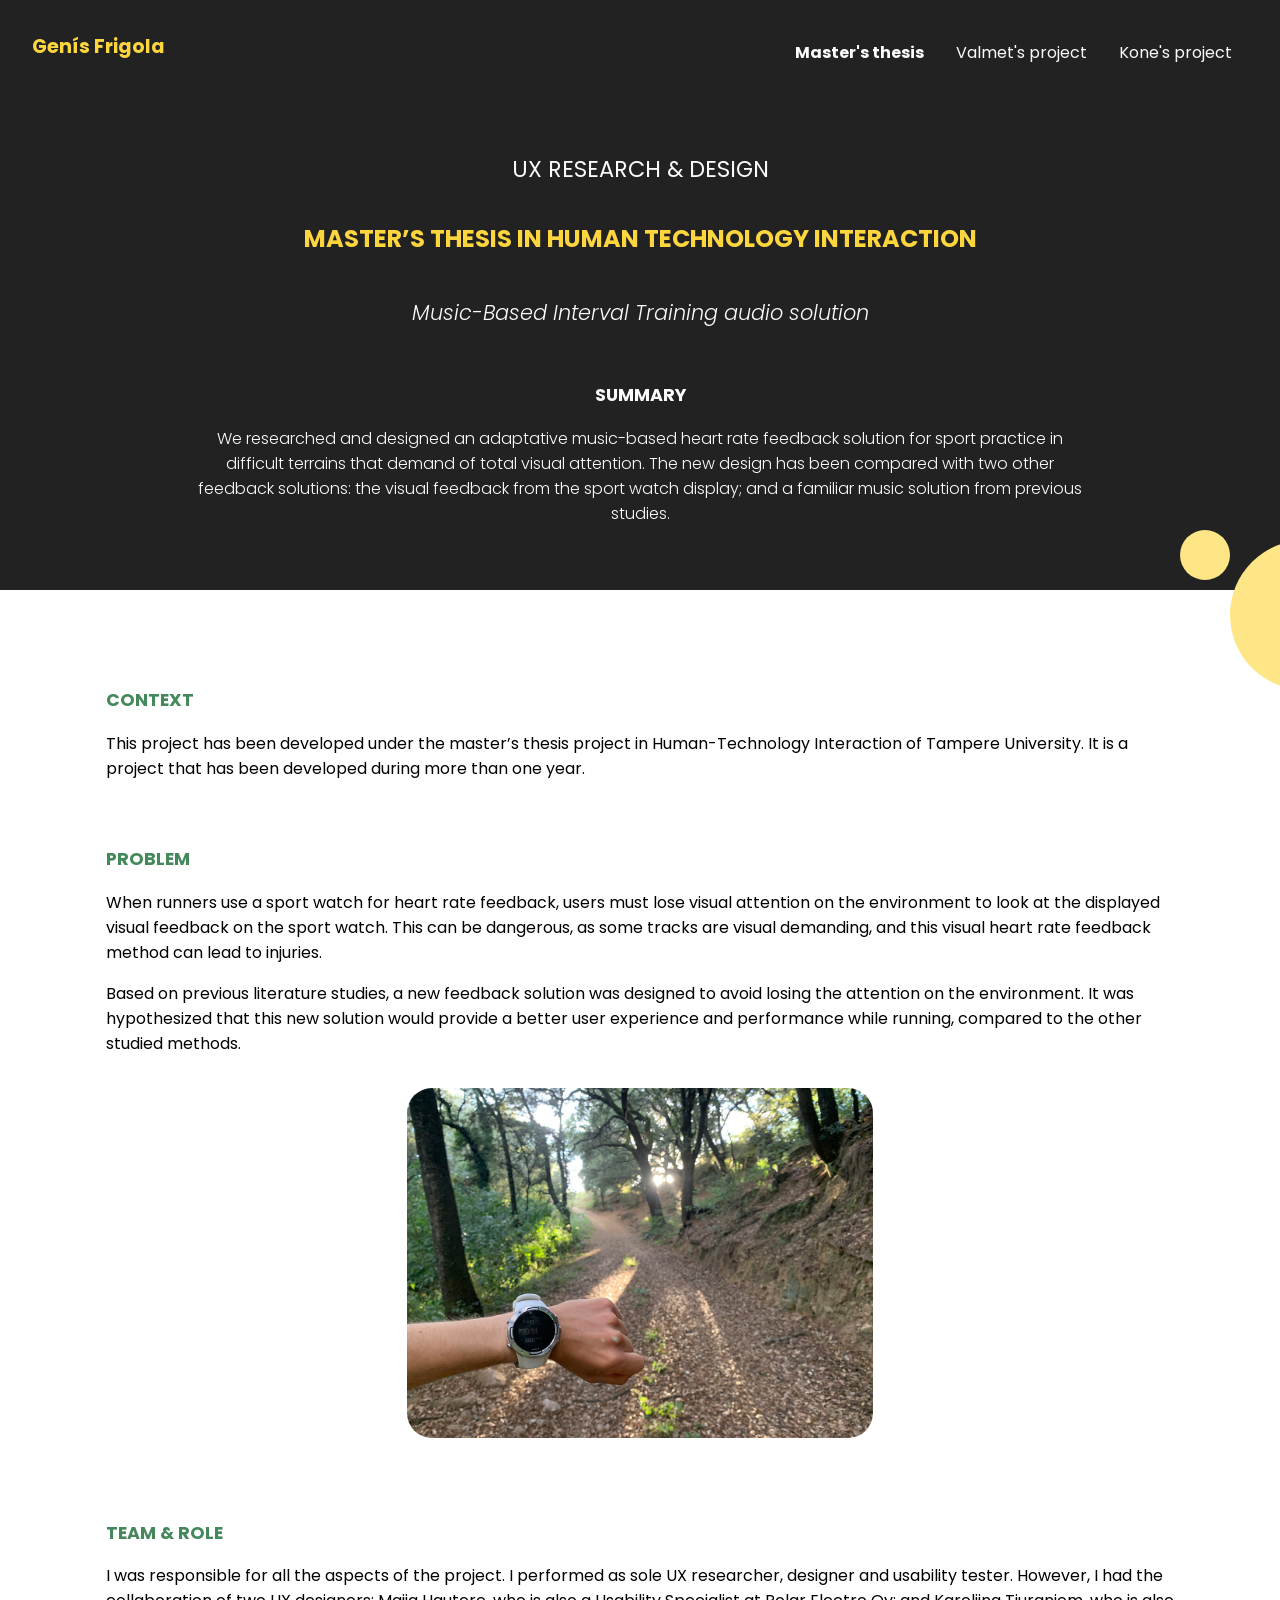
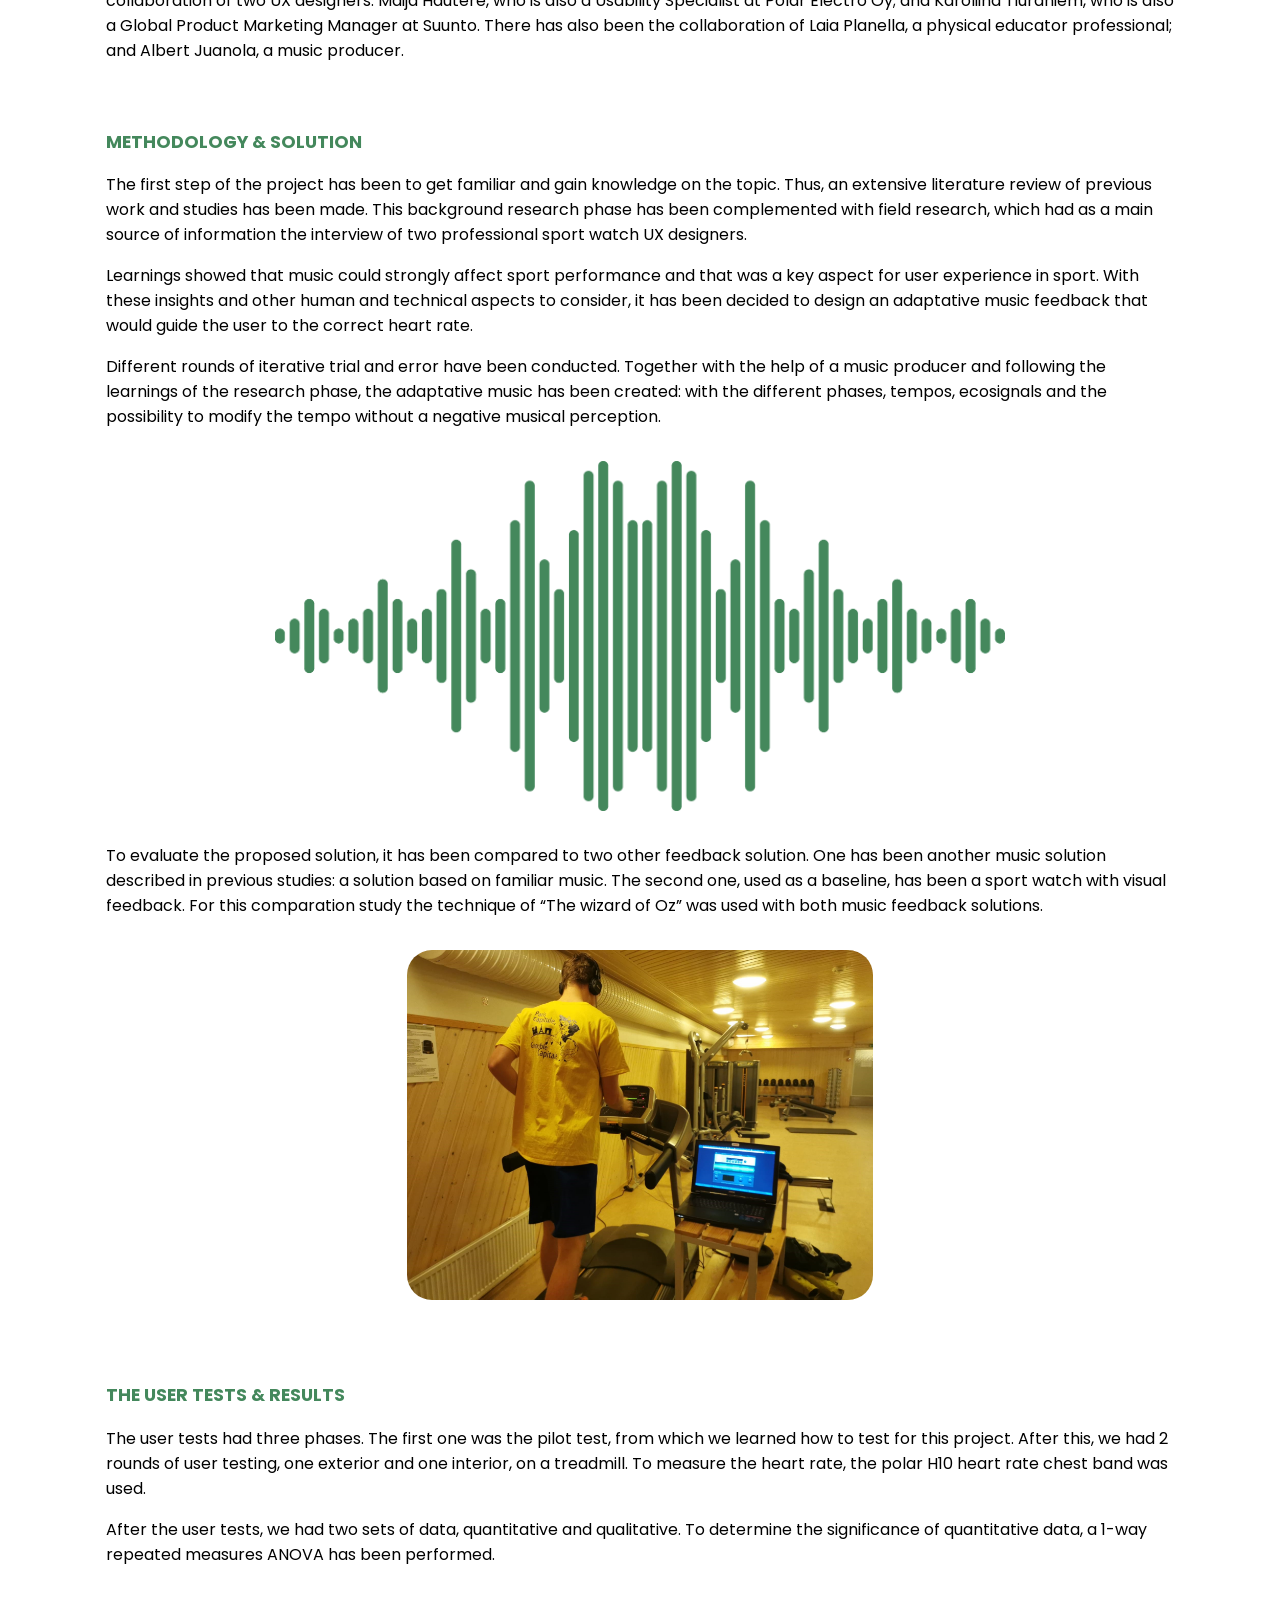
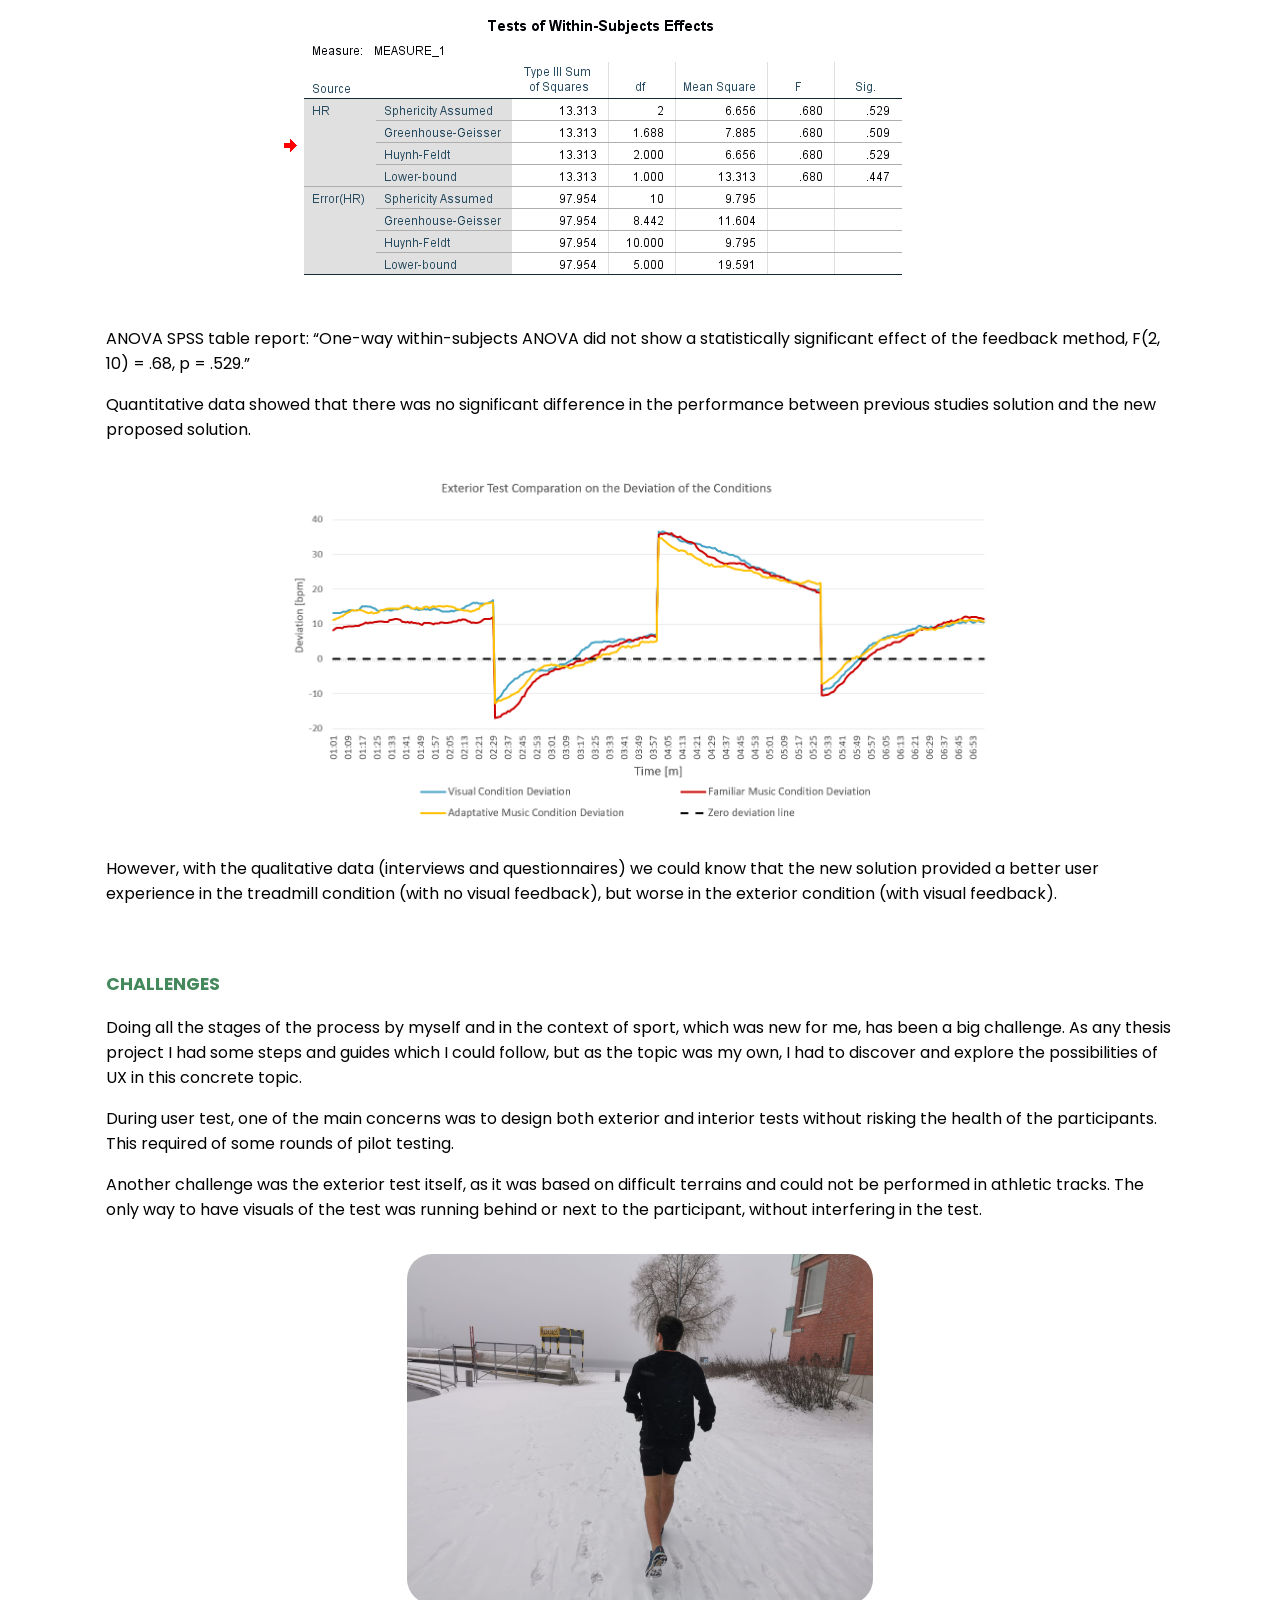
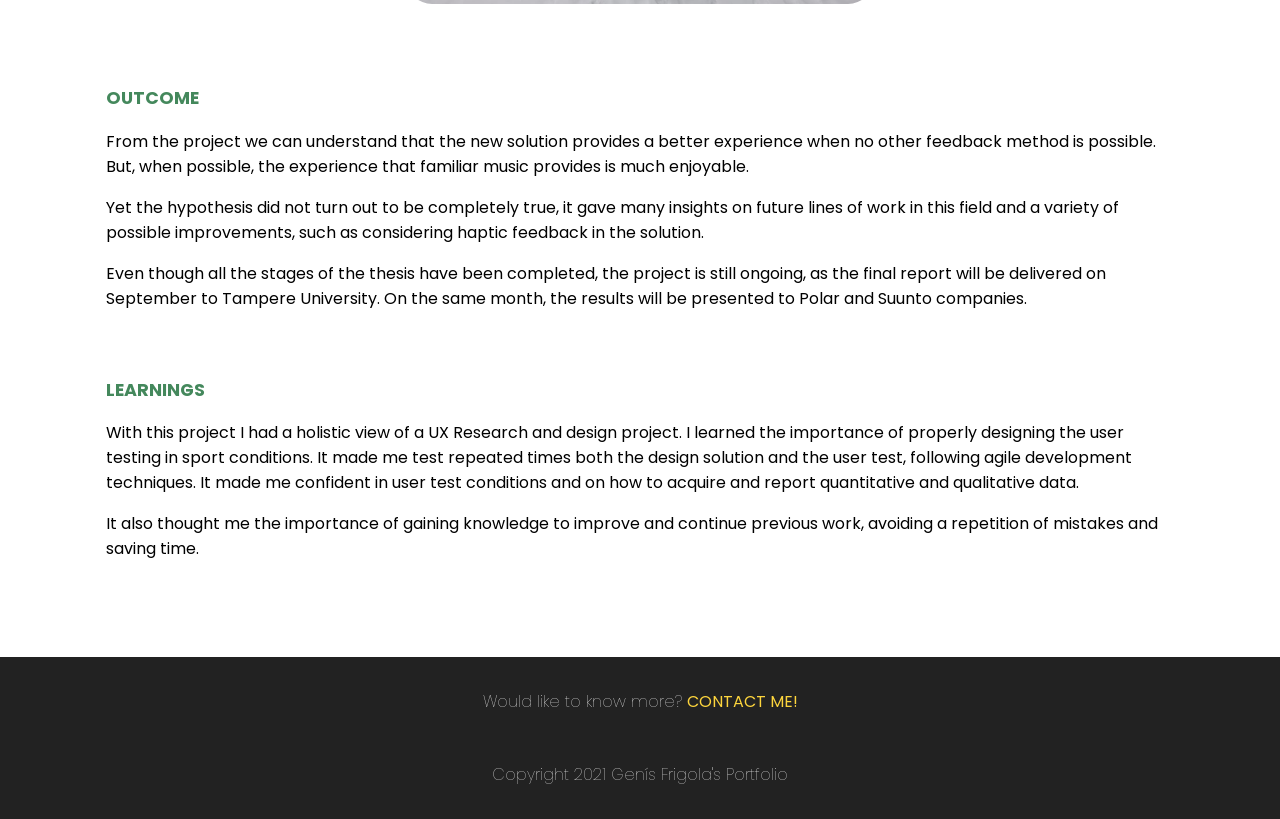
<file: thesis.html>
<!DOCTYPE html>
<html lang="en">
<head>
    <meta charset="UTF-8">
    <meta name="viewport" content="width=device-width, initial-scale=1.0">
    <title>Master's thesis</title>
    <link rel="stylesheet" href="css/thesis.css">
</head>
<body>
    <header>
        <a href="./index.html" class="logo">Genís Frigola</a>
        <ul>
            <li><a href="./thesis.html"><span>Master's thesis</span></a></li>
            <li><a href="./valmet.html">Valmet's project</a></li>
            <li><a href="./kone.html">Kone's project</a></li>
        </ul>
    </header>
    
    <div class="hero">
        <h1>UX RESEARCH & DESIGN</h1>
        <h2>MASTER’S THESIS IN HUMAN TECHNOLOGY INTERACTION</h2>
        <h3>Music-Based Interval Training audio solution</h3>
        <div class="section summary">
            <p class="title">SUMMARY</p>
            <p class="text">We researched and designed an adaptative music-based heart rate feedback solution for sport practice in difficult terrains that demand of total visual attention. The new design has been compared with two other feedback solutions: the visual feedback from the sport watch display; and a familiar music solution from previous studies.</p>
        </div>
    </div>

    <main>
        <div class="section context">
            <p class="title">CONTEXT</p>
            <p class="text">This project has been developed under the master’s thesis project in Human-Technology Interaction of Tampere University. It is a project that has been developed during more than one year.</p>
        </div>
        <div class="section problem">
            <p class="title">PROBLEM</p>
            <p class="text">When runners use a sport watch for heart rate feedback, users must lose visual attention on the environment to look at the displayed visual feedback on the sport watch. This can be dangerous, as some tracks are visual demanding, and this visual heart rate feedback method can lead to injuries.</p>
            <p class="text">Based on previous literature studies, a new feedback solution was designed to avoid losing the attention on the environment. It was hypothesized that this new solution would provide a better user experience and performance while running, compared to the other studied methods.</p>
            <img src="img/thesis/sportwatch.jpg" alt="sport watch heart rate">
        </div>
        <div class="section team">
            <p class="title">TEAM & ROLE</p>
            <p class="text">I was responsible for all the aspects of the project.  I performed as sole UX researcher, designer and usability tester. However, I had the collaboration of two UX designers: Maija Hautere, who is also a Usability Specialist at Polar Electro Oy; and Karoliina Tiuraniem, who is also a Global Product Marketing Manager at Suunto. There has also been the collaboration of Laia Planella, a physical educator professional; and Albert Juanola, a music producer.</p>
        </div>
        <div class="section methods">
            <p class="title">METHODOLOGY & SOLUTION</p>
            <p class="text">The first step of the project has been to get familiar and gain knowledge on the topic. Thus, an extensive literature review of previous work and studies has been made. This background research phase has been complemented with field research, which had as a main source of information the interview of two professional sport watch UX designers.</p>
            <p class="text">Learnings showed that music could strongly affect sport performance and that was a key aspect for user experience in sport. With these insights and other human and technical aspects to consider, it has been decided to design an adaptative music feedback that would guide the user to the correct heart rate.</p>
            <p class="text">Different rounds of iterative trial and error have been conducted. Together with the help of a music producer and following the learnings of the research phase, the adaptative music has been created: with the different phases, tempos, ecosignals and the possibility to modify the tempo without a negative musical perception.</p>
            <img src="img/thesis/soundwave.png" alt="soundwave illustration">
            <p class="text">To evaluate the proposed solution, it has been compared to two other feedback solution. One has been another music solution described in previous studies: a solution based on familiar music. The second one, used as a baseline, has been a sport watch with visual feedback. For this comparation study the technique of “The wizard of Oz” was used with both music feedback solutions.</p>
            <img src="img/thesis/treadmill.jpg" alt="treadmill test photography">
        </div>
        <div class="section results">
            <p class="title">THE USER TESTS & RESULTS</p>
            <p class="text">The user tests had three phases. The first one was the pilot test, from which we learned how to test for this project. After this, we had 2 rounds of user testing, one exterior and one interior, on a treadmill. To measure the heart rate, the polar H10 heart rate chest band was used.</p>
            <p class="text">After the user tests, we had two sets of data, quantitative and qualitative. To determine the significance of quantitative data, a 1-way repeated measures ANOVA has been performed.</p>
            <img src="img/thesis/spss.png" alt="Anova test results">
            <p class="text">ANOVA SPSS table report: “One-way within-subjects ANOVA did not show a statistically significant effect of the feedback method, F(2, 10) = .68, p = .529.”</p>
            <p class="text">Quantitative data showed that there was no significant difference in the performance between previous studies solution and the new proposed solution.</p>
            <img src="img/thesis/deviationGraph.png" alt="Graphic of the condition deviation">
            <p class="text">However, with the qualitative data (interviews and questionnaires) we could know that the new solution provided a better user experience in the treadmill condition (with no visual feedback), but worse in the exterior condition (with visual feedback).</p>
        </div>
        <div class="section challenges">
            <p class="title">CHALLENGES</p>
            <p class="text">Doing all the stages of the process by myself and in the context of sport, which was new for me, has been a big challenge. As any thesis project I had some steps and guides which I could follow, but as the topic was my own, I had to discover and explore the possibilities of UX in this concrete topic.</p>
            <p class="text">During user test, one of the main concerns was to design both exterior and interior tests without risking the health of the participants. This required of some rounds of pilot testing.</p>
            <p class="text">Another challenge was the exterior test itself, as it was based on difficult terrains and could not be performed in athletic tracks. The only way to have visuals of the test was running behind or next to the participant, without interfering in the test.</p>
            <img src="img/thesis/exterior.jpeg" alt="photography of the exterior user test">
        </div>
        <div class="section outcome">
            <p class="title">OUTCOME</p>
            <p class="text">From the project we can understand that the new solution provides a better experience when no other feedback method is possible. But, when possible, the experience that familiar music provides is much enjoyable.</p>
            <p class="text">Yet the hypothesis did not turn out to be completely true, it gave many insights on future lines of work in this field and a variety of possible improvements, such as considering haptic feedback in the solution.</p>
            <p class="text">Even though all the stages of the thesis have been completed, the project is still ongoing, as the final report will be delivered on September to Tampere University. On the same month, the results will be presented to Polar and Suunto companies.</p>
        </div>
        <div class="section learnings">
            <p class="title">LEARNINGS</p>
            <p class="text">With this project I had a holistic view of a UX Research and design project. I learned the importance of properly designing the user testing in sport conditions. It made me test repeated times both the design solution and the user test, following agile development techniques. It made me confident in user test conditions and on how to acquire and report quantitative and qualitative data.</p>
            <p class="text">It also thought me the importance of gaining knowledge to improve and continue previous work, avoiding a repetition of mistakes and saving time.</p>
        </div>
    </main>
    <footer>
        <p class="contact">Would like to know more? <a href="mailto:genis.hti@gmail.com">CONTACT ME!</a></p>
        <p class="italic">Copyright 2021 Genís Frigola's Portfolio</p>
    </footer>
</body>
</html>
</file>
<file: css/thesis.css>
@import url("https://fonts.googleapis.com/css2?family=Poppins:wght@100;300;400;700&display=swap");
.mediaLogo {
  width: 25px;
  height: auto;
}

body {
  height: 100vh;
  margin: 0;
  font-family: 'Poppins', arial;
}

main {
  max-width: 1100px;
  margin: 0 auto;
}

ul {
  list-style-type: none;
  margin: 0;
  padding: 0;
}

a {
  text-decoration: none;
}

img {
  border-radius: 25px;
  max-width: 100%;
  margin: 2em auto;
  display: block;
}

header {
  display: -webkit-box;
  display: -ms-flexbox;
  display: flex;
  -webkit-box-pack: justify;
      -ms-flex-pack: justify;
          justify-content: space-between;
  padding: 2em;
  background-color: #222222;
}

header .logo {
  color: #FDD53D;
  font-weight: bold;
  font-size: 1.2em;
}

header ul {
  display: none;
}

header ul a {
  display: block;
  padding: 0.5em 1em;
  color: #fbfbfb;
}

header ul a:hover {
  text-decoration: underline;
}

header ul a span {
  font-weight: bold;
}

.hero {
  background-color: #222222;
  color: #fbfbfb;
  display: -ms-grid;
  display: grid;
  text-align: center;
  padding: 2em;
  margin-bottom: 2em;
}

.hero h1 {
  font-weight: normal;
  font-size: 1.4em;
}

.hero h2 {
  color: #FDD53D;
  font-size: 1.5em;
}

.hero h3 {
  font-weight: 300;
  font-style: italic;
  font-size: 1.3em;
}

.hero .title {
  color: #fbfbfb;
}

.hero .text {
  font-weight: 300;
  max-width: 900px;
  margin: 1em auto;
}

.section {
  padding: 1em;
}

.title {
  font-weight: bold;
  font-size: 1.1em;
  color: #44885C;
}

footer {
  background-color: #222222;
}

footer p {
  color: white;
  text-align: center;
  font-weight: 100;
  padding: 2em;
  margin-top: 0;
}

footer .contact {
  font-weight: 300;
  color: white;
  text-align: center;
  font-weight: 100;
  padding: 2em 2em 0 2em;
  display: block;
}

footer .contact a {
  font-weight: 400;
  color: #FDD53D;
}

footer .contact a:hover {
  text-decoration: underline;
}

.quote {
  margin: 0 auto;
  font-size: 0.8em;
  text-align: center;
  font-style: italic;
  max-width: 500px;
}

iframe {
  width: 100%;
  height: 40vw;
  margin: 0 auto;
  border-radius: 25px;
  -ms-flex-item-align: center;
      align-self: center;
  display: -webkit-box;
  display: -ms-flexbox;
  display: flex;
}

.hero {
  position: relative;
}

ol li {
  margin: 1em 0;
}

.semititle {
  text-decoration: underline;
}

@media only screen and (min-width: 800px) {
  header ul {
    display: -webkit-box;
    display: -ms-flexbox;
    display: flex;
  }
  img {
    border-radius: 25px;
    max-width: 750px;
    max-height: 350px;
    margin: 2em auto;
  }
  .hero {
    margin-bottom: 4em;
  }
  footer {
    margin-top: 4em;
  }
  iframe {
    width: 600px;
    height: 340px;
  }
  .hero::before {
    content: "";
    position: absolute;
    width: 150px;
    height: 150px;
    border-radius: 50%;
    background: #FEE686;
    bottom: -100px;
    right: -100px;
    z-index: 0;
  }
  .hero::after {
    content: "";
    position: absolute;
    width: 50px;
    height: 50px;
    border-radius: 50%;
    background: #FEE686;
    bottom: 10px;
    right: 50px;
    z-index: 0;
  }
}
/*# sourceMappingURL=thesis.css.map */
</file>
